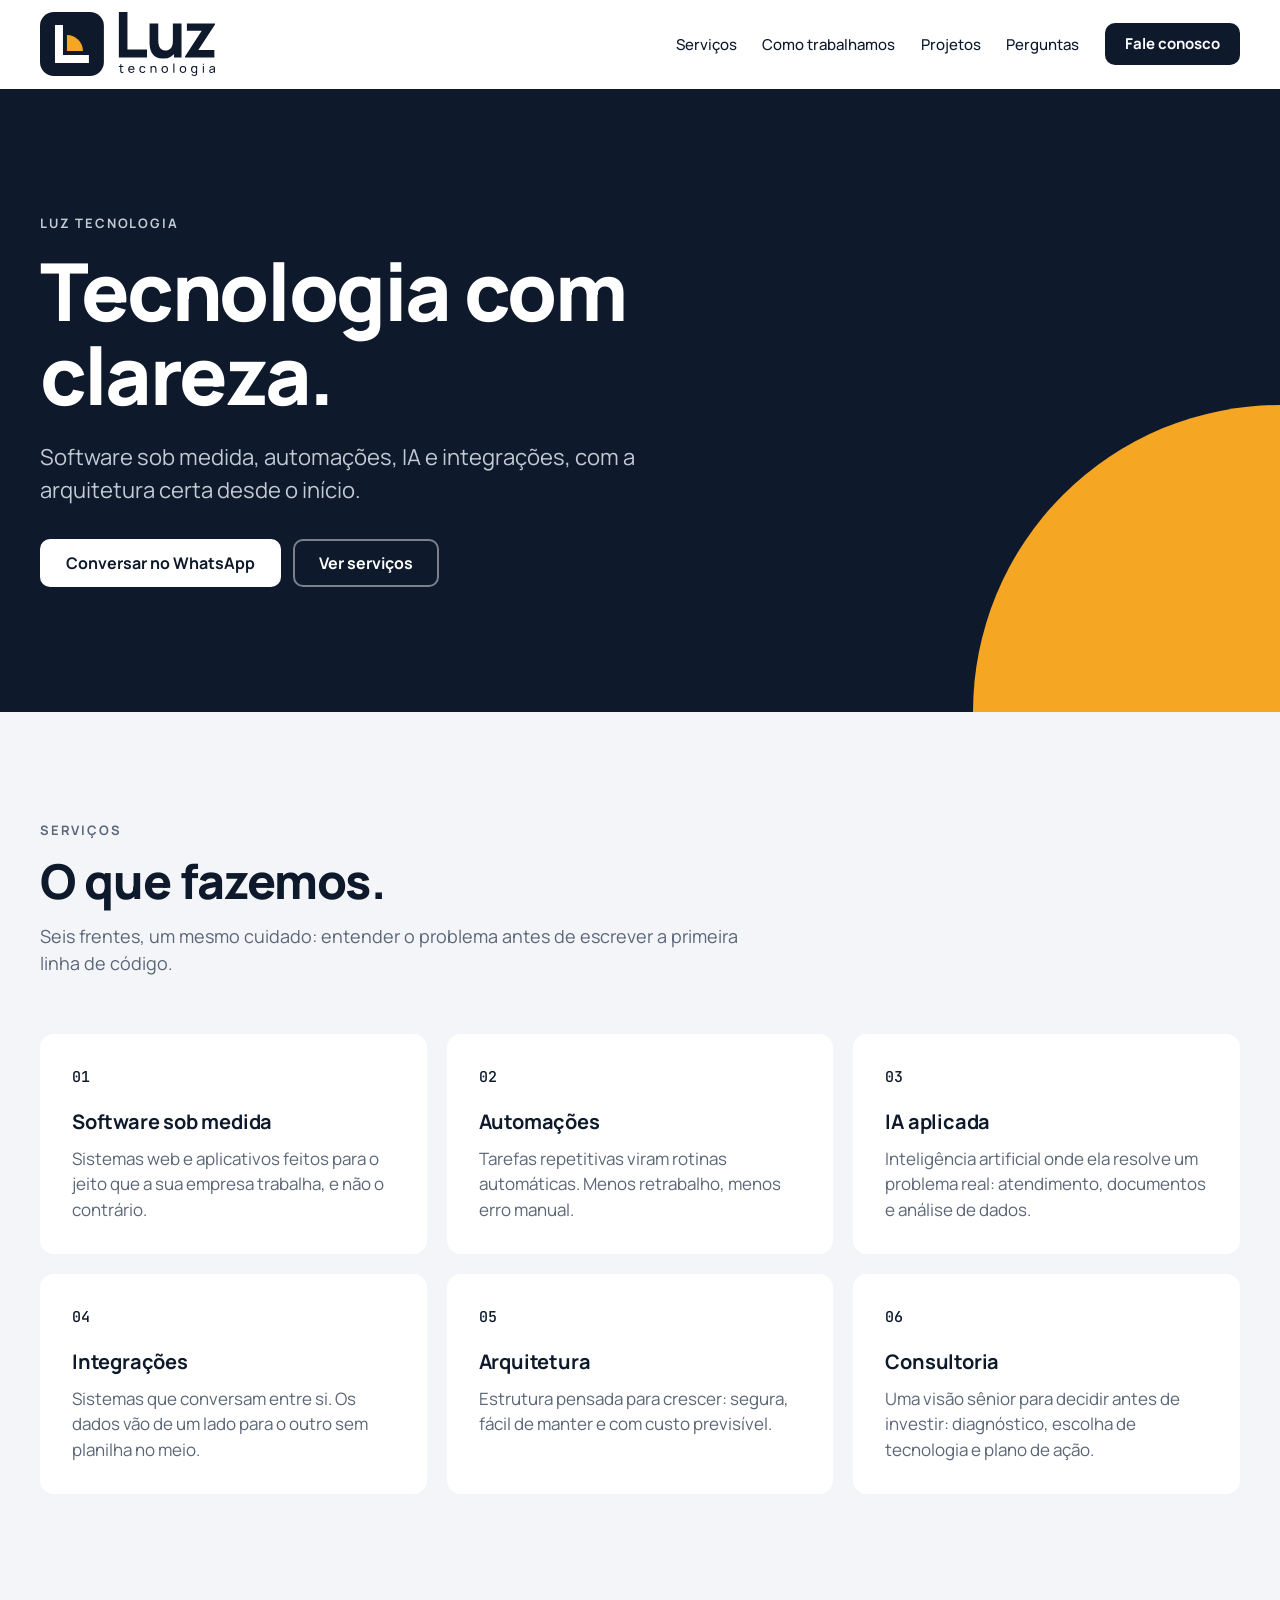
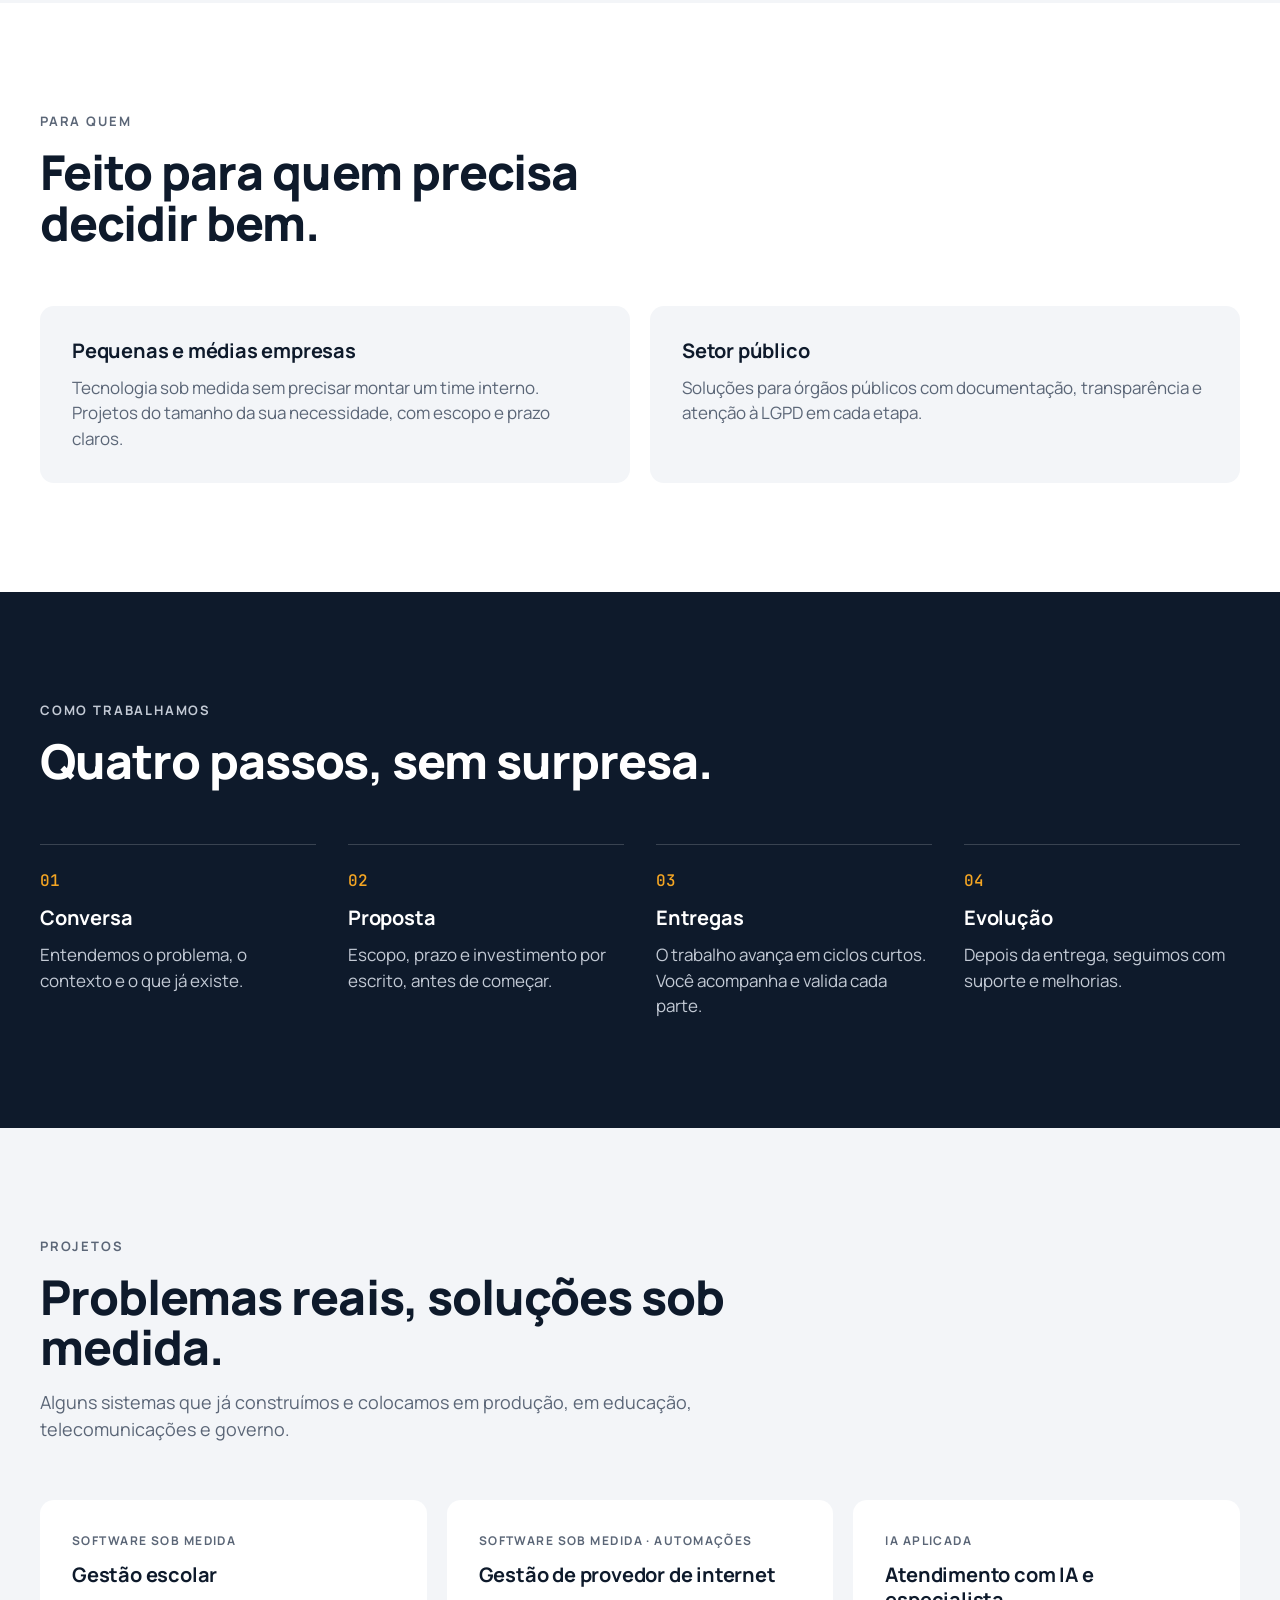
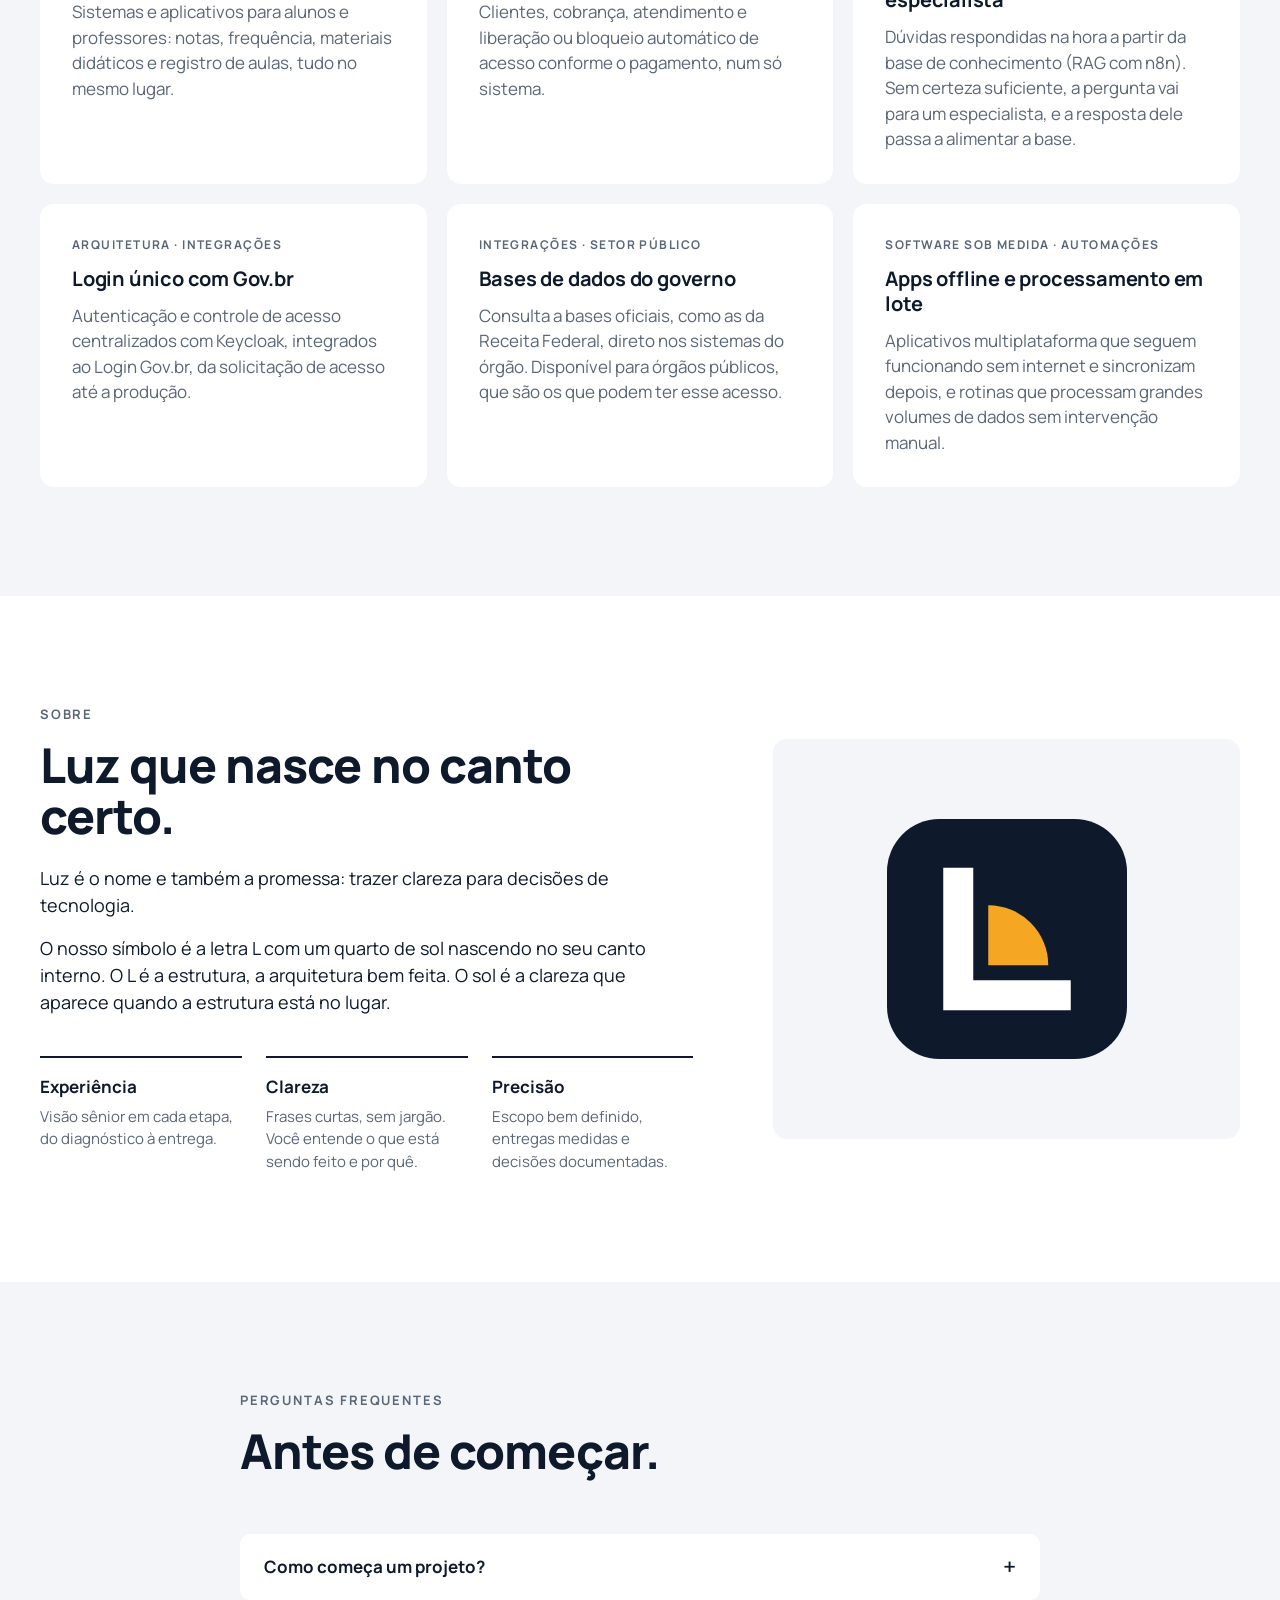
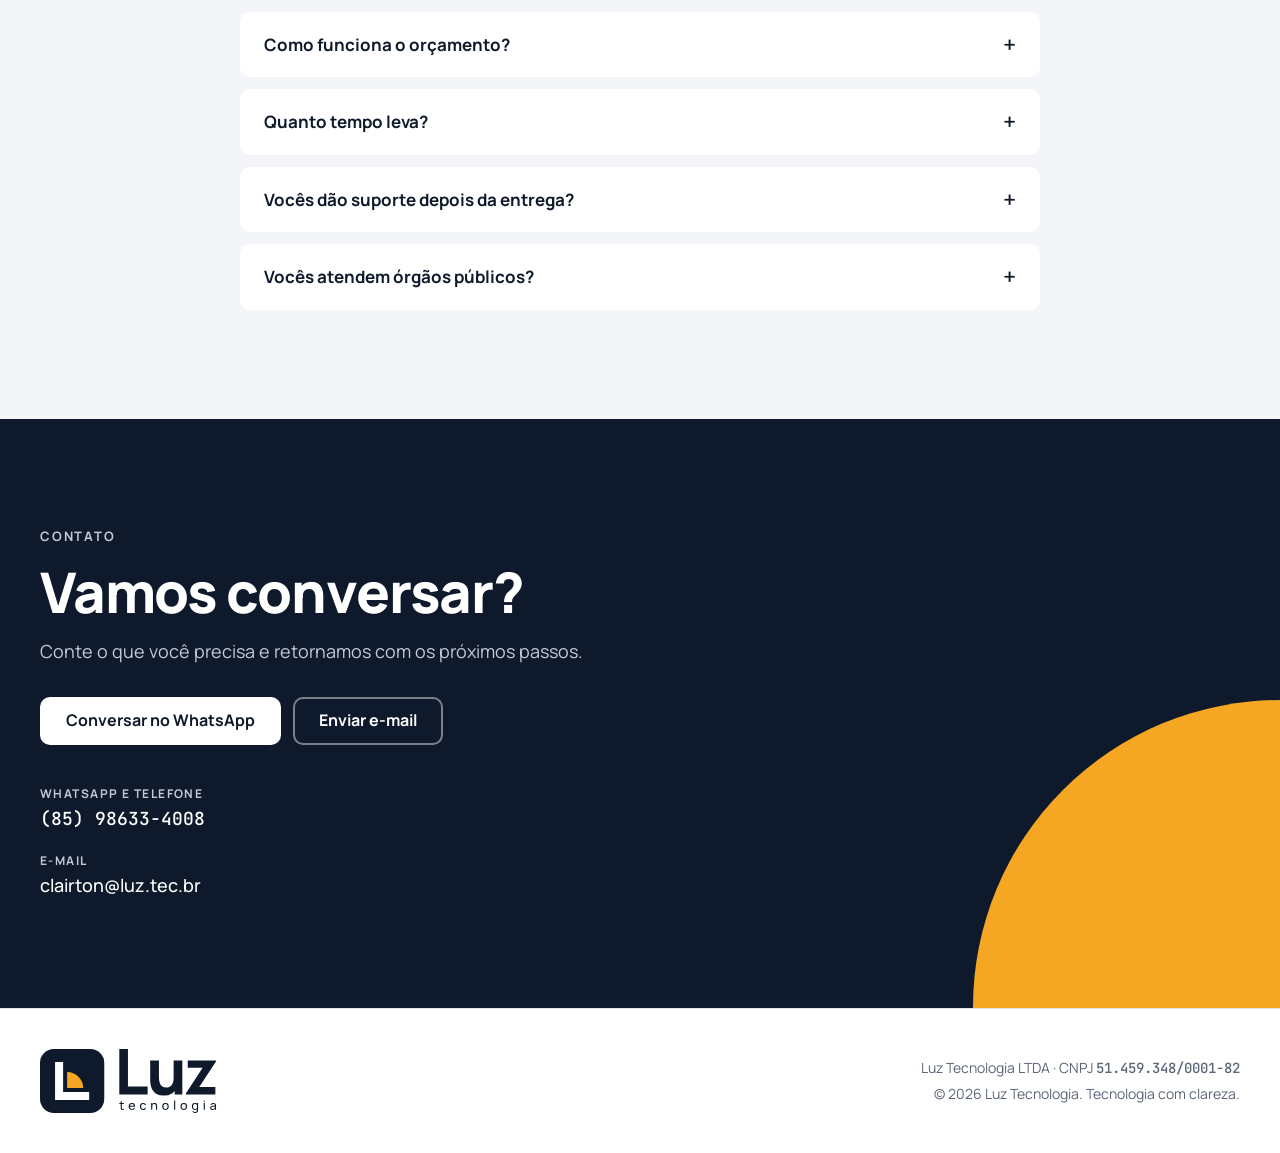
<file: index.html>
<!doctype html>
<html lang="pt-BR">
<head>
  <meta charset="utf-8">
  <meta name="viewport" content="width=device-width, initial-scale=1">
  <title>Luz Tecnologia · Tecnologia com clareza</title>
  <meta name="description" content="Software sob medida, automações, IA e integrações, com a arquitetura certa desde o início. Para pequenas e médias empresas e para o setor público.">
  <link rel="canonical" href="https://luz.tec.br/">
  <meta name="theme-color" content="#0E1A2B">

  <meta property="og:type" content="website">
  <meta property="og:locale" content="pt_BR">
  <meta property="og:site_name" content="Luz Tecnologia">
  <meta property="og:title" content="Luz Tecnologia · Tecnologia com clareza">
  <meta property="og:description" content="Software sob medida, automações, IA e integrações, com a arquitetura certa desde o início.">
  <meta property="og:url" content="https://luz.tec.br/">
  <meta property="og:image" content="https://luz.tec.br/assets/img/og-image.png">
  <meta property="og:image:width" content="1200">
  <meta property="og:image:height" content="630">
  <meta property="og:image:alt" content="Logotipo da Luz Tecnologia sobre fundo azul-noite">
  <meta name="twitter:card" content="summary_large_image">

  <link rel="icon" href="assets/img/luz-simbolo.svg" type="image/svg+xml">
  <link rel="icon" href="assets/img/luz-simbolo-32.png" sizes="32x32" type="image/png">
  <link rel="apple-touch-icon" href="assets/img/luz-simbolo-180.png">
  <link rel="manifest" href="site.webmanifest">

  <link rel="preconnect" href="https://fonts.googleapis.com">
  <link rel="preconnect" href="https://fonts.gstatic.com" crossorigin>
  <link rel="stylesheet" href="https://fonts.googleapis.com/css2?family=JetBrains+Mono:wght@400;500&family=Manrope:wght@400;500;700;800&display=swap">
  <link rel="stylesheet" href="assets/css/styles.css">
  <script>document.documentElement.classList.add('js');</script>
  <script src="assets/js/main.js" defer></script>

  <script type="application/ld+json">
  {
    "@context": "https://schema.org",
    "@type": "Organization",
    "name": "Luz Tecnologia",
    "legalName": "Luz Tecnologia LTDA",
    "taxID": "51.459.348/0001-82",
    "url": "https://luz.tec.br/",
    "logo": "https://luz.tec.br/assets/img/luz-simbolo-512.png",
    "slogan": "Tecnologia com clareza.",
    "email": "clairton@luz.tec.br",
    "telephone": "+55-85-98633-4008",
    "contactPoint": {
      "@type": "ContactPoint",
      "contactType": "sales",
      "email": "clairton@luz.tec.br",
      "telephone": "+55-85-98633-4008",
      "availableLanguage": "Portuguese"
    }
  }
  </script>
</head>
<body>
  <a class="skip-link" href="#conteudo">Pular para o conteúdo</a>

  <header class="site-header" id="topo">
    <div class="container site-header__inner">
      <a class="brand" href="#inicio" aria-label="Luz Tecnologia, voltar ao início">
        <picture>
          <source media="(max-width: 719px)" srcset="assets/img/luz-reduzida.svg" width="117" height="48">
          <img src="assets/img/luz-assinatura.svg" alt="Luz Tecnologia" width="176" height="64">
        </picture>
      </a>

      <button class="menu-toggle" type="button" aria-expanded="false" aria-controls="menu-principal">
        <span class="menu-toggle__bars" aria-hidden="true"></span>
        <span class="menu-toggle__label">Menu</span>
      </button>

      <nav class="site-nav" id="menu-principal" aria-label="Principal">
        <ul class="site-nav__list">
          <li><a href="#servicos">Serviços</a></li>
          <li><a href="#como-trabalhamos">Como trabalhamos</a></li>
          <li><a href="#projetos">Projetos</a></li>
          <li><a href="#perguntas">Perguntas</a></li>
          <li><a class="btn btn--dark btn--small" href="#contato">Fale conosco</a></li>
        </ul>
      </nav>
    </div>
  </header>

  <main id="conteudo">
    <!-- Início -->
    <section class="section section--dark hero sun" id="inicio" aria-labelledby="inicio-titulo">
      <div class="container hero__content">
        <p class="eyebrow eyebrow--light">Luz Tecnologia</p>
        <h1 class="hero__title" id="inicio-titulo">Tecnologia com clareza.</h1>
        <p class="hero__lead">Software sob medida, automações, IA e integrações, com a arquitetura certa desde o início.</p>
        <div class="actions">
          <a class="btn btn--light" href="https://wa.me/5585986334008?text=Ol%C3%A1!%20Vim%20pelo%20site%20da%20Luz%20Tecnologia%20e%20gostaria%20de%20conversar%20sobre%20um%20projeto." target="_blank" rel="noopener">Conversar no WhatsApp</a>
          <a class="btn btn--outline-light" href="#servicos">Ver serviços</a>
        </div>
      </div>
    </section>

    <!-- Serviços -->
    <section class="section section--mist" id="servicos" aria-labelledby="servicos-titulo">
      <div class="container">
        <header class="section__header" data-reveal>
          <p class="eyebrow">Serviços</p>
          <h2 id="servicos-titulo">O que fazemos.</h2>
          <p class="section__lead">Seis frentes, um mesmo cuidado: entender o problema antes de escrever a primeira linha de código.</p>
        </header>

        <ol class="cards cards--3">
          <li class="card" data-reveal>
            <span class="card__number">01</span>
            <h3>Software sob medida</h3>
            <p>Sistemas web e aplicativos feitos para o jeito que a sua empresa trabalha, e não o contrário.</p>
          </li>
          <li class="card" data-reveal>
            <span class="card__number">02</span>
            <h3>Automações</h3>
            <p>Tarefas repetitivas viram rotinas automáticas. Menos retrabalho, menos erro manual.</p>
          </li>
          <li class="card" data-reveal>
            <span class="card__number">03</span>
            <h3>IA aplicada</h3>
            <p>Inteligência artificial onde ela resolve um problema real: atendimento, documentos e análise de dados.</p>
          </li>
          <li class="card" data-reveal>
            <span class="card__number">04</span>
            <h3>Integrações</h3>
            <p>Sistemas que conversam entre si. Os dados vão de um lado para o outro sem planilha no meio.</p>
          </li>
          <li class="card" data-reveal>
            <span class="card__number">05</span>
            <h3>Arquitetura</h3>
            <p>Estrutura pensada para crescer: segura, fácil de manter e com custo previsível.</p>
          </li>
          <li class="card" data-reveal>
            <span class="card__number">06</span>
            <h3>Consultoria</h3>
            <p>Uma visão sênior para decidir antes de investir: diagnóstico, escolha de tecnologia e plano de ação.</p>
          </li>
        </ol>
      </div>
    </section>

    <!-- Para quem -->
    <section class="section" id="para-quem" aria-labelledby="para-quem-titulo">
      <div class="container">
        <header class="section__header" data-reveal>
          <p class="eyebrow">Para quem</p>
          <h2 id="para-quem-titulo">Feito para quem precisa decidir bem.</h2>
        </header>

        <div class="cards cards--2">
          <article class="card card--mist" data-reveal>
            <h3>Pequenas e médias empresas</h3>
            <p>Tecnologia sob medida sem precisar montar um time interno. Projetos do tamanho da sua necessidade, com escopo e prazo claros.</p>
          </article>
          <article class="card card--mist" data-reveal>
            <h3>Setor público</h3>
            <p>Soluções para órgãos públicos com documentação, transparência e atenção à LGPD em cada etapa.</p>
          </article>
        </div>
      </div>
    </section>

    <!-- Como trabalhamos -->
    <section class="section section--dark" id="como-trabalhamos" aria-labelledby="como-trabalhamos-titulo">
      <div class="container">
        <header class="section__header" data-reveal>
          <p class="eyebrow eyebrow--light">Como trabalhamos</p>
          <h2 id="como-trabalhamos-titulo">Quatro passos, sem surpresa.</h2>
        </header>

        <ol class="steps">
          <li class="step" data-reveal>
            <span class="step__number">01</span>
            <h3>Conversa</h3>
            <p>Entendemos o problema, o contexto e o que já existe.</p>
          </li>
          <li class="step" data-reveal>
            <span class="step__number">02</span>
            <h3>Proposta</h3>
            <p>Escopo, prazo e investimento por escrito, antes de começar.</p>
          </li>
          <li class="step" data-reveal>
            <span class="step__number">03</span>
            <h3>Entregas</h3>
            <p>O trabalho avança em ciclos curtos. Você acompanha e valida cada parte.</p>
          </li>
          <li class="step" data-reveal>
            <span class="step__number">04</span>
            <h3>Evolução</h3>
            <p>Depois da entrega, seguimos com suporte e melhorias.</p>
          </li>
        </ol>
      </div>
    </section>

    <!-- Projetos -->
    <section class="section section--mist" id="projetos" aria-labelledby="projetos-titulo">
      <div class="container">
        <header class="section__header" data-reveal>
          <p class="eyebrow">Projetos</p>
          <h2 id="projetos-titulo">Problemas reais, soluções sob medida.</h2>
          <p class="section__lead">Alguns sistemas que já construímos e colocamos em produção, em educação, telecomunicações e governo.</p>
        </header>

        <div class="cards cards--3">
          <article class="card project" data-reveal>
            <p class="tag">Software sob medida</p>
            <h3>Gestão escolar</h3>
            <p>Sistemas e aplicativos para alunos e professores: notas, frequência, materiais didáticos e registro de aulas, tudo no mesmo lugar.</p>
          </article>
          <article class="card project" data-reveal>
            <p class="tag">Software sob medida · Automações</p>
            <h3>Gestão de provedor de internet</h3>
            <p>Clientes, cobrança, atendimento e liberação ou bloqueio automático de acesso conforme o pagamento, num só sistema.</p>
          </article>
          <article class="card project" data-reveal>
            <p class="tag">IA aplicada</p>
            <h3>Atendimento com IA e especialista</h3>
            <p>Dúvidas respondidas na hora a partir da base de conhecimento (RAG com n8n). Sem certeza suficiente, a pergunta vai para um especialista, e a resposta dele passa a alimentar a base.</p>
          </article>
          <article class="card project" data-reveal>
            <p class="tag">Arquitetura · Integrações</p>
            <h3>Login único com Gov.br</h3>
            <p>Autenticação e controle de acesso centralizados com Keycloak, integrados ao Login Gov.br, da solicitação de acesso até a produção.</p>
          </article>
          <article class="card project" data-reveal>
            <p class="tag">Integrações · Setor público</p>
            <h3>Bases de dados do governo</h3>
            <p>Consulta a bases oficiais, como as da Receita Federal, direto nos sistemas do órgão. Disponível para órgãos públicos, que são os que podem ter esse acesso.</p>
          </article>
          <article class="card project" data-reveal>
            <p class="tag">Software sob medida · Automações</p>
            <h3>Apps offline e processamento em lote</h3>
            <p>Aplicativos multiplataforma que seguem funcionando sem internet e sincronizam depois, e rotinas que processam grandes volumes de dados sem intervenção manual.</p>
          </article>
        </div>
      </div>
    </section>

    <!-- Sobre -->
    <section class="section" id="sobre" aria-labelledby="sobre-titulo">
      <div class="container about">
        <div class="about__text" data-reveal>
          <p class="eyebrow">Sobre</p>
          <h2 id="sobre-titulo">Luz que nasce no canto certo.</h2>
          <p>Luz é o nome e também a promessa: trazer clareza para decisões de tecnologia.</p>
          <p>O nosso símbolo é a letra L com um quarto de sol nascendo no seu canto interno. O L é a estrutura, a arquitetura bem feita. O sol é a clareza que aparece quando a estrutura está no lugar.</p>

          <dl class="values">
            <div>
              <dt>Experiência</dt>
              <dd>Visão sênior em cada etapa, do diagnóstico à entrega.</dd>
            </div>
            <div>
              <dt>Clareza</dt>
              <dd>Frases curtas, sem jargão. Você entende o que está sendo feito e por quê.</dd>
            </div>
            <div>
              <dt>Precisão</dt>
              <dd>Escopo bem definido, entregas medidas e decisões documentadas.</dd>
            </div>
          </dl>
        </div>

        <figure class="about__figure" data-reveal>
          <img src="assets/img/luz-simbolo.svg" alt="Símbolo da Luz Tecnologia: a letra L com um quarto de sol no canto interno" width="240" height="240" loading="lazy">
        </figure>
      </div>
    </section>

    <!-- Perguntas frequentes -->
    <section class="section section--mist" id="perguntas" aria-labelledby="perguntas-titulo">
      <div class="container container--narrow">
        <header class="section__header" data-reveal>
          <p class="eyebrow">Perguntas frequentes</p>
          <h2 id="perguntas-titulo">Antes de começar.</h2>
        </header>

        <!-- REVISAR: confira se as respostas abaixo refletem como a Luz Tecnologia trabalha. -->
        <div class="faq" data-reveal>
          <details>
            <summary>Como começa um projeto?</summary>
            <p>Com uma conversa pelo WhatsApp ou por e-mail. Entendemos a necessidade e, se fizer sentido para os dois lados, enviamos uma proposta com escopo, prazo e investimento.</p>
          </details>
          <details>
            <summary>Como funciona o orçamento?</summary>
            <p>Cada projeto é orçado conforme o escopo. A proposta detalha o que está incluído, o que fica de fora e como serão as entregas.</p>
          </details>
          <details>
            <summary>Quanto tempo leva?</summary>
            <p>Depende do tamanho do projeto. O prazo é definido na proposta, e as entregas acontecem em ciclos curtos para você acompanhar o andamento.</p>
          </details>
          <details>
            <summary>Vocês dão suporte depois da entrega?</summary>
            <p>Sim. O suporte e a evolução do sistema são combinados conforme a necessidade de cada cliente.</p>
          </details>
          <details>
            <summary>Vocês atendem órgãos públicos?</summary>
            <p>Sim. A Luz Tecnologia atende o setor público e fornece a documentação necessária para a contratação.</p>
          </details>
        </div>
      </div>
    </section>

    <!-- Contato -->
    <section class="section section--dark contact sun" id="contato" aria-labelledby="contato-titulo">
      <div class="container contact__content" data-reveal>
        <p class="eyebrow eyebrow--light">Contato</p>
        <h2 id="contato-titulo">Vamos conversar?</h2>
        <p class="contact__lead">Conte o que você precisa e retornamos com os próximos passos.</p>
        <div class="actions">
          <a class="btn btn--light" href="https://wa.me/5585986334008?text=Ol%C3%A1!%20Vim%20pelo%20site%20da%20Luz%20Tecnologia%20e%20gostaria%20de%20conversar%20sobre%20um%20projeto." target="_blank" rel="noopener">Conversar no WhatsApp</a>
          <a class="btn btn--outline-light" href="mailto:clairton@luz.tec.br?subject=Contato%20pelo%20site">Enviar e-mail</a>
        </div>
        <ul class="contact__list">
          <li><span class="contact__label">WhatsApp e telefone</span> <a class="mono" href="tel:+5585986334008">(85) 98633-4008</a></li>
          <li><span class="contact__label">E-mail</span> <a href="mailto:clairton@luz.tec.br">clairton@luz.tec.br</a></li>
        </ul>
      </div>
    </section>
  </main>

  <footer class="site-footer">
    <div class="container site-footer__inner">
      <img class="site-footer__logo" src="assets/img/luz-assinatura.svg" alt="Luz Tecnologia" width="176" height="64" loading="lazy">
      <div class="site-footer__info">
        <p>Luz Tecnologia LTDA · CNPJ <span class="mono">51.459.348/0001-82</span></p>
        <p>© <span data-year>2026</span> Luz Tecnologia. Tecnologia com clareza.</p>
      </div>
    </div>
  </footer>
</body>
</html>
</file>
<file: assets/css/styles.css>
/*
  Luz Tecnologia · luz.tec.br
  Cores, fontes e grafismo seguem o Manual da marca v1.0 (repositório identidade-visual).
  Regras que valem para todo o arquivo:
  - Âmbar só como destaque e só sobre Azul-noite. Nunca sobre branco ou Névoa.
  - Um destaque por bloco.
  - O quarto de sol fica sempre num canto inferior, cortado pelas bordas, nunca sob texto.
*/

/* ---------- Tokens ---------- */
:root {
  color-scheme: light;

  --azul-noite: #0E1A2B;
  --azul-noite-hover: #1C2C44;
  --ambar: #F5A623;
  --nevoa: #F3F5F8;
  --ardosia: #5B6677;
  --branco: #FFFFFF;
  --linha: #DDE2EA;
  --texto-apoio-escuro: #C3CAD5; /* texto de apoio sobre Azul-noite (≈ 11:1) */
  --linha-escura: rgba(255, 255, 255, 0.18);

  --font-sans: "Manrope", Arial, Helvetica, sans-serif;
  --font-mono: "JetBrains Mono", ui-monospace, SFMono-Regular, Menlo, monospace;

  --gutter: 16px;
  --container: 1200px;
  --header-h: 72px;
  --radius: 14px;
  --radius-sm: 10px;
}

@media (min-width: 720px) {
  :root {
    --gutter: 32px;
    --header-h: 88px;
  }
}

@media (min-width: 1100px) {
  :root { --gutter: 40px; }
}

/* ---------- Base ---------- */
*,
*::before,
*::after { box-sizing: border-box; }

html {
  -webkit-text-size-adjust: 100%;
  scroll-padding-top: var(--header-h);
}

@media (prefers-reduced-motion: no-preference) {
  html { scroll-behavior: smooth; }
}

body {
  margin: 0;
  font-family: var(--font-sans);
  font-size: 1.0625rem;
  font-weight: 400;
  line-height: 1.5;
  color: var(--azul-noite);
  background: var(--branco);
  -webkit-font-smoothing: antialiased;
  -moz-osx-font-smoothing: grayscale;
}

img { display: block; max-width: 100%; height: auto; }

h1, h2, h3 {
  margin: 0;
  font-weight: 800;
  line-height: 1.05;
  letter-spacing: -0.02em;
}

h2 { font-size: clamp(2rem, 1.45rem + 2.4vw, 3rem); }

h3 {
  font-size: 1.25rem;
  font-weight: 700;
  line-height: 1.25;
  letter-spacing: -0.01em;
}

p { margin: 0; }

a { color: inherit; }

::selection { background: var(--azul-noite); color: var(--branco); }

:focus-visible {
  outline: 3px solid var(--azul-noite);
  outline-offset: 3px;
  border-radius: 4px;
}

.section--dark :focus-visible { outline-color: var(--branco); }

.mono {
  font-family: var(--font-mono);
  font-weight: 500;
  letter-spacing: 0;
}

.skip-link {
  position: absolute;
  top: -100px;
  left: var(--gutter);
  z-index: 100;
  padding: 0.75rem 1.25rem;
  border-radius: var(--radius-sm);
  background: var(--azul-noite);
  color: var(--branco);
  font-weight: 700;
  text-decoration: none;
}

.skip-link:focus { top: 12px; }

/* ---------- Layout ---------- */
.container {
  width: 100%;
  max-width: calc(var(--container) + 2 * var(--gutter));
  margin-inline: auto;
  padding-inline: var(--gutter);
}

.container--narrow { max-width: calc(800px + 2 * var(--gutter)); }

.section { padding-block: clamp(4rem, 2.8rem + 5vw, 7.5rem); }
.section--mist { background: var(--nevoa); }
.section--dark { background: var(--azul-noite); color: var(--branco); }

.section__header {
  max-width: 44rem;
  margin-bottom: clamp(2.5rem, 2rem + 2vw, 4rem);
}

.section__lead {
  margin-top: 1rem;
  font-size: 1.125rem;
  color: var(--ardosia);
}

.eyebrow {
  margin-bottom: 1rem;
  font-size: 0.8125rem;
  font-weight: 700;
  letter-spacing: 0.14em;
  text-transform: uppercase;
  color: var(--ardosia);
}

.eyebrow--light { color: var(--texto-apoio-escuro); }

/* ---------- Botões ---------- */
.actions {
  display: flex;
  flex-wrap: wrap;
  gap: 0.75rem;
  margin-top: 2rem;
}

.btn {
  display: inline-flex;
  align-items: center;
  justify-content: center;
  min-height: 48px;
  padding: 0.75rem 1.5rem;
  border: 2px solid transparent;
  border-radius: var(--radius-sm);
  font: inherit;
  font-size: 1rem;
  font-weight: 700;
  line-height: 1.2;
  text-align: center;
  text-decoration: none;
  cursor: pointer;
  transition: background-color 0.2s ease, border-color 0.2s ease, color 0.2s ease;
}

@media (max-width: 479px) {
  .actions .btn { flex: 1 1 100%; }
}

.btn--small {
  min-height: 42px;
  padding: 0.5rem 1.125rem;
  font-size: 0.9375rem;
}

.btn--dark { background: var(--azul-noite); color: var(--branco); }
.btn--dark:hover { background: var(--azul-noite-hover); }

.btn--light { background: var(--branco); color: var(--azul-noite); }
.btn--light:hover { background: var(--nevoa); }

.btn--outline-light {
  border-color: rgba(255, 255, 255, 0.45);
  color: var(--branco);
}

.btn--outline-light:hover {
  border-color: var(--branco);
  background: rgba(255, 255, 255, 0.06);
}

/* ---------- Cabeçalho ---------- */
.site-header {
  position: sticky;
  top: 0;
  z-index: 50;
  background: var(--branco);
  border-bottom: 1px solid transparent;
  transition: border-color 0.2s ease;
}

.site-header.is-scrolled,
.menu-open .site-header { border-bottom-color: var(--linha); }

.site-header__inner {
  display: flex;
  align-items: center;
  justify-content: space-between;
  gap: 1.5rem;
  height: var(--header-h);
}

.brand { display: block; flex-shrink: 0; }

/* Celular: versão reduzida (80 a 170 px). Telas maiores: assinatura completa (a partir de 170 px). */
.brand img { width: auto; height: 48px; }

@media (min-width: 720px) {
  .brand img { height: 64px; }
}

.site-nav__list {
  list-style: none;
  margin: 0;
  padding: 0;
}

.site-nav a:not(.btn) {
  text-decoration: none;
  color: var(--azul-noite);
}

/* Menu no celular */
@media (max-width: 959px) {
  .menu-toggle {
    display: inline-flex;
    align-items: center;
    gap: 0.625rem;
    min-height: 44px;
    padding: 0.5rem 0.875rem;
    border: 1px solid var(--linha);
    border-radius: var(--radius-sm);
    background: var(--branco);
    color: var(--azul-noite);
    font: inherit;
    font-size: 0.9375rem;
    font-weight: 700;
    cursor: pointer;
  }

  .menu-toggle__bars,
  .menu-toggle__bars::before,
  .menu-toggle__bars::after {
    display: block;
    width: 18px;
    height: 2px;
    background: currentColor;
    transition: transform 0.2s ease, background-color 0.2s ease;
  }

  .menu-toggle__bars { position: relative; }

  .menu-toggle__bars::before,
  .menu-toggle__bars::after {
    content: "";
    position: absolute;
    left: 0;
  }

  .menu-toggle__bars::before { top: -6px; }
  .menu-toggle__bars::after { top: 6px; }

  .menu-toggle[aria-expanded="true"] .menu-toggle__bars { background: transparent; }
  .menu-toggle[aria-expanded="true"] .menu-toggle__bars::before { transform: translateY(6px) rotate(45deg); }
  .menu-toggle[aria-expanded="true"] .menu-toggle__bars::after { transform: translateY(-6px) rotate(-45deg); }

  .site-nav {
    display: none;
    position: fixed;
    inset: var(--header-h) 0 0 0;
    padding: 1rem var(--gutter) 2rem;
    overflow-y: auto;
    background: var(--branco);
  }

  .menu-open .site-nav { display: block; }
  body.menu-open { overflow: hidden; }

  .site-nav a:not(.btn) {
    display: block;
    padding: 1rem 0;
    border-bottom: 1px solid var(--linha);
    font-size: 1.25rem;
    font-weight: 700;
  }

  .site-nav__list .btn {
    width: 100%;
    margin-top: 1.5rem;
    min-height: 52px;
    font-size: 1rem;
  }

  /* Sem JavaScript: o menu aparece aberto, abaixo do logo. */
  html:not(.js) .menu-toggle { display: none; }
  html:not(.js) .site-header__inner { flex-wrap: wrap; height: auto; padding-block: 0.75rem; }
  html:not(.js) .site-nav { display: block; position: static; width: 100%; padding: 0; }
  html:not(.js) .site-nav__list { display: flex; flex-wrap: wrap; align-items: center; gap: 0.5rem 1.25rem; }
  html:not(.js) .site-nav a:not(.btn) { padding: 0.25rem 0; border: 0; font-size: 1rem; }
  html:not(.js) .site-nav__list .btn { width: auto; margin-top: 0; }
}

/* Menu em telas largas */
@media (min-width: 960px) {
  .menu-toggle { display: none; }

  .site-nav__list {
    display: flex;
    align-items: center;
    gap: clamp(1.25rem, 2vw, 2.25rem);
  }

  .site-nav a:not(.btn) {
    padding-block: 0.375rem;
    border-bottom: 2px solid transparent;
    font-size: 0.9375rem;
    font-weight: 500;
    transition: border-color 0.2s ease;
  }

  .site-nav a:not(.btn):hover { border-bottom-color: var(--linha); }
  .site-nav a.is-active { border-bottom-color: var(--azul-noite); }
}

/* ---------- Quarto de sol (grafismo) ---------- */
/* Círculo Âmbar com centro no canto inferior direito: só um quarto aparece, cortado pelas bordas. */
.sun {
  --sun-r: clamp(140px, 24vw, 320px);
  position: relative;
  overflow: hidden;
  /* Abaixo de 960 px o texto ocupa a largura toda, então o sol ganha um espaço só dele embaixo. */
  padding-bottom: calc(var(--sun-r) + 2.5rem);
}

.sun::after {
  content: "";
  position: absolute;
  right: calc(var(--sun-r) * -1);
  bottom: calc(var(--sun-r) * -1);
  width: calc(var(--sun-r) * 2);
  height: calc(var(--sun-r) * 2);
  border-radius: 50%;
  background: var(--ambar);
  pointer-events: none;
}

.sun > .container { position: relative; z-index: 1; }

/* O texto nunca passa de 40rem; em telas largas isso já deixa o canto do sol livre. */
.sun > .container > * { max-width: 40rem; }

@media (min-width: 960px) {
  .sun { padding-bottom: clamp(4rem, 2.8rem + 5vw, 7.5rem); }
}

/* ---------- Início ---------- */
.hero { padding-top: clamp(4.5rem, 3rem + 6vw, 8.5rem); }

.hero__title {
  font-size: clamp(2.75rem, 1.5rem + 5.4vw, 5rem);
  letter-spacing: -0.03em;
}

.hero__lead {
  margin-top: 1.5rem;
  font-size: clamp(1.125rem, 1rem + 0.6vw, 1.375rem);
  color: var(--texto-apoio-escuro);
}

@media (min-width: 960px) {
  .hero { padding-bottom: clamp(5rem, 3rem + 6vw, 9rem); }
}

/* ---------- Cartões ---------- */
.cards {
  display: grid;
  grid-template-columns: 1fr;
  gap: 1.25rem;
  margin: 0;
  padding: 0;
  list-style: none;
}

@media (min-width: 640px) {
  .cards--2,
  .cards--3 { grid-template-columns: repeat(2, 1fr); }
}

@media (min-width: 960px) {
  .cards--3 { grid-template-columns: repeat(3, 1fr); }
}

.card {
  display: flex;
  flex-direction: column;
  gap: 0.75rem;
  padding: clamp(1.5rem, 1.2rem + 1vw, 2rem);
  border-radius: var(--radius);
  background: var(--branco);
}

.card p { color: var(--ardosia); }
.card--mist { background: var(--nevoa); }

.card__number {
  display: block;
  margin-bottom: 0.5rem;
  font-family: var(--font-mono);
  font-size: 0.9375rem;
  font-weight: 500;
  color: var(--azul-noite);
}

.tag {
  font-size: 0.75rem;
  font-weight: 700;
  letter-spacing: 0.12em;
  text-transform: uppercase;
  color: var(--ardosia);
}

.card .tag { color: var(--ardosia); }

/* ---------- Como trabalhamos ---------- */
.steps {
  display: grid;
  grid-template-columns: 1fr;
  gap: 2rem;
  margin: 0;
  padding: 0;
  list-style: none;
}

@media (min-width: 640px) {
  .steps { grid-template-columns: repeat(2, 1fr); }
}

@media (min-width: 960px) {
  .steps { grid-template-columns: repeat(4, 1fr); }
}

.step {
  display: flex;
  flex-direction: column;
  gap: 0.75rem;
  padding-top: 1.5rem;
  border-top: 1px solid var(--linha-escura);
}

/* O destaque deste bloco: números em Âmbar sobre Azul-noite. */
.step__number {
  font-family: var(--font-mono);
  font-size: 1rem;
  font-weight: 500;
  color: var(--ambar);
}

.step p { color: var(--texto-apoio-escuro); }

/* ---------- Sobre ---------- */
.about {
  display: grid;
  gap: 3rem;
  align-items: center;
}

@media (min-width: 960px) {
  .about { grid-template-columns: 1.4fr 1fr; gap: 5rem; }
}

.about__text h2 { margin-bottom: 1.5rem; }
.about__text p + p { margin-top: 1rem; }
.about__text > p:not(.eyebrow) { font-size: 1.125rem; }

.about__figure {
  display: grid;
  place-items: center;
  margin: 0;
  padding: clamp(2.5rem, 2rem + 4vw, 5rem);
  border-radius: var(--radius);
  background: var(--nevoa);
}

.about__figure img { width: clamp(140px, 28vw, 240px); }

.values {
  display: grid;
  gap: 1.5rem;
  margin: 2.5rem 0 0;
}

@media (min-width: 640px) {
  .values { grid-template-columns: repeat(3, 1fr); }
}

.values div {
  padding-top: 1rem;
  border-top: 2px solid var(--azul-noite);
}

.values dt { font-weight: 700; }

.values dd {
  margin: 0.375rem 0 0;
  font-size: 0.9375rem;
  color: var(--ardosia);
}

/* ---------- Perguntas frequentes ---------- */
.faq { display: grid; gap: 0.75rem; }

.faq details {
  border-radius: var(--radius-sm);
  background: var(--branco);
}

.faq summary {
  display: flex;
  align-items: center;
  justify-content: space-between;
  gap: 1rem;
  padding: 1.25rem 1.5rem;
  font-weight: 700;
  cursor: pointer;
  list-style: none;
}

.faq summary::-webkit-details-marker { display: none; }

.faq summary::after {
  content: "+";
  flex-shrink: 0;
  font-family: var(--font-mono);
  font-size: 1.375rem;
  font-weight: 400;
  line-height: 1;
  transition: transform 0.2s ease;
}

.faq details[open] summary::after { transform: rotate(45deg); }

.faq summary:focus-visible { outline-offset: -3px; border-radius: var(--radius-sm); }

.faq details p {
  padding: 0 1.5rem 1.5rem;
  color: var(--ardosia);
}

/* ---------- Contato ---------- */
.contact h2 { font-size: clamp(2.25rem, 1.5rem + 3vw, 3.5rem); }

.contact__lead {
  margin-top: 1rem;
  font-size: 1.125rem;
  color: var(--texto-apoio-escuro);
}

.contact__list {
  display: grid;
  gap: 1.25rem;
  margin: 2.5rem 0 0;
  padding: 0;
  list-style: none;
}

.contact__list li {
  display: flex;
  flex-direction: column;
  gap: 0.125rem;
}

.contact__label {
  font-size: 0.75rem;
  font-weight: 700;
  letter-spacing: 0.12em;
  text-transform: uppercase;
  color: var(--texto-apoio-escuro);
}

.contact__list a {
  font-size: 1.125rem;
  font-weight: 500;
  text-decoration: none;
  overflow-wrap: anywhere;
}

.contact__list a:hover { text-decoration: underline; text-underline-offset: 4px; }

/* ---------- Rodapé ---------- */
.site-footer {
  padding-block: 2.5rem;
  border-top: 1px solid var(--linha);
  background: var(--branco);
}

.site-footer__inner {
  display: flex;
  flex-wrap: wrap;
  align-items: center;
  justify-content: space-between;
  gap: 1.5rem 3rem;
}

/* Assinatura completa: mínimo de 170 px de largura. */
.site-footer__logo { width: 176px; height: auto; }

.site-footer__info {
  display: grid;
  gap: 0.25rem;
  font-size: 0.875rem;
  color: var(--ardosia);
}

@media (min-width: 720px) {
  .site-footer__info { text-align: right; }
}

/* ---------- Página 404 ---------- */
.not-found {
  min-height: calc(100vh - var(--header-h));
  min-height: calc(100svh - var(--header-h));
  display: flex;
  align-items: center;
}

.not-found__code {
  margin-bottom: 1rem;
  font-family: var(--font-mono);
  font-size: 1rem;
  font-weight: 500;
  color: var(--texto-apoio-escuro);
}

/* ---------- Animação de entrada ---------- */
/* A classe .reveal só entra pelo JavaScript e só quando o usuário aceita movimento. */
.reveal [data-reveal] {
  opacity: 0;
  transform: translateY(16px);
  transition: opacity 0.6s ease, transform 0.6s ease;
}

.reveal [data-reveal].is-visible {
  opacity: 1;
  transform: none;
}

@media (prefers-reduced-motion: reduce) {
  *,
  *::before,
  *::after {
    transition-duration: 0.01ms !important;
    animation-duration: 0.01ms !important;
  }

  .reveal [data-reveal] { opacity: 1; transform: none; }
}
</file>
